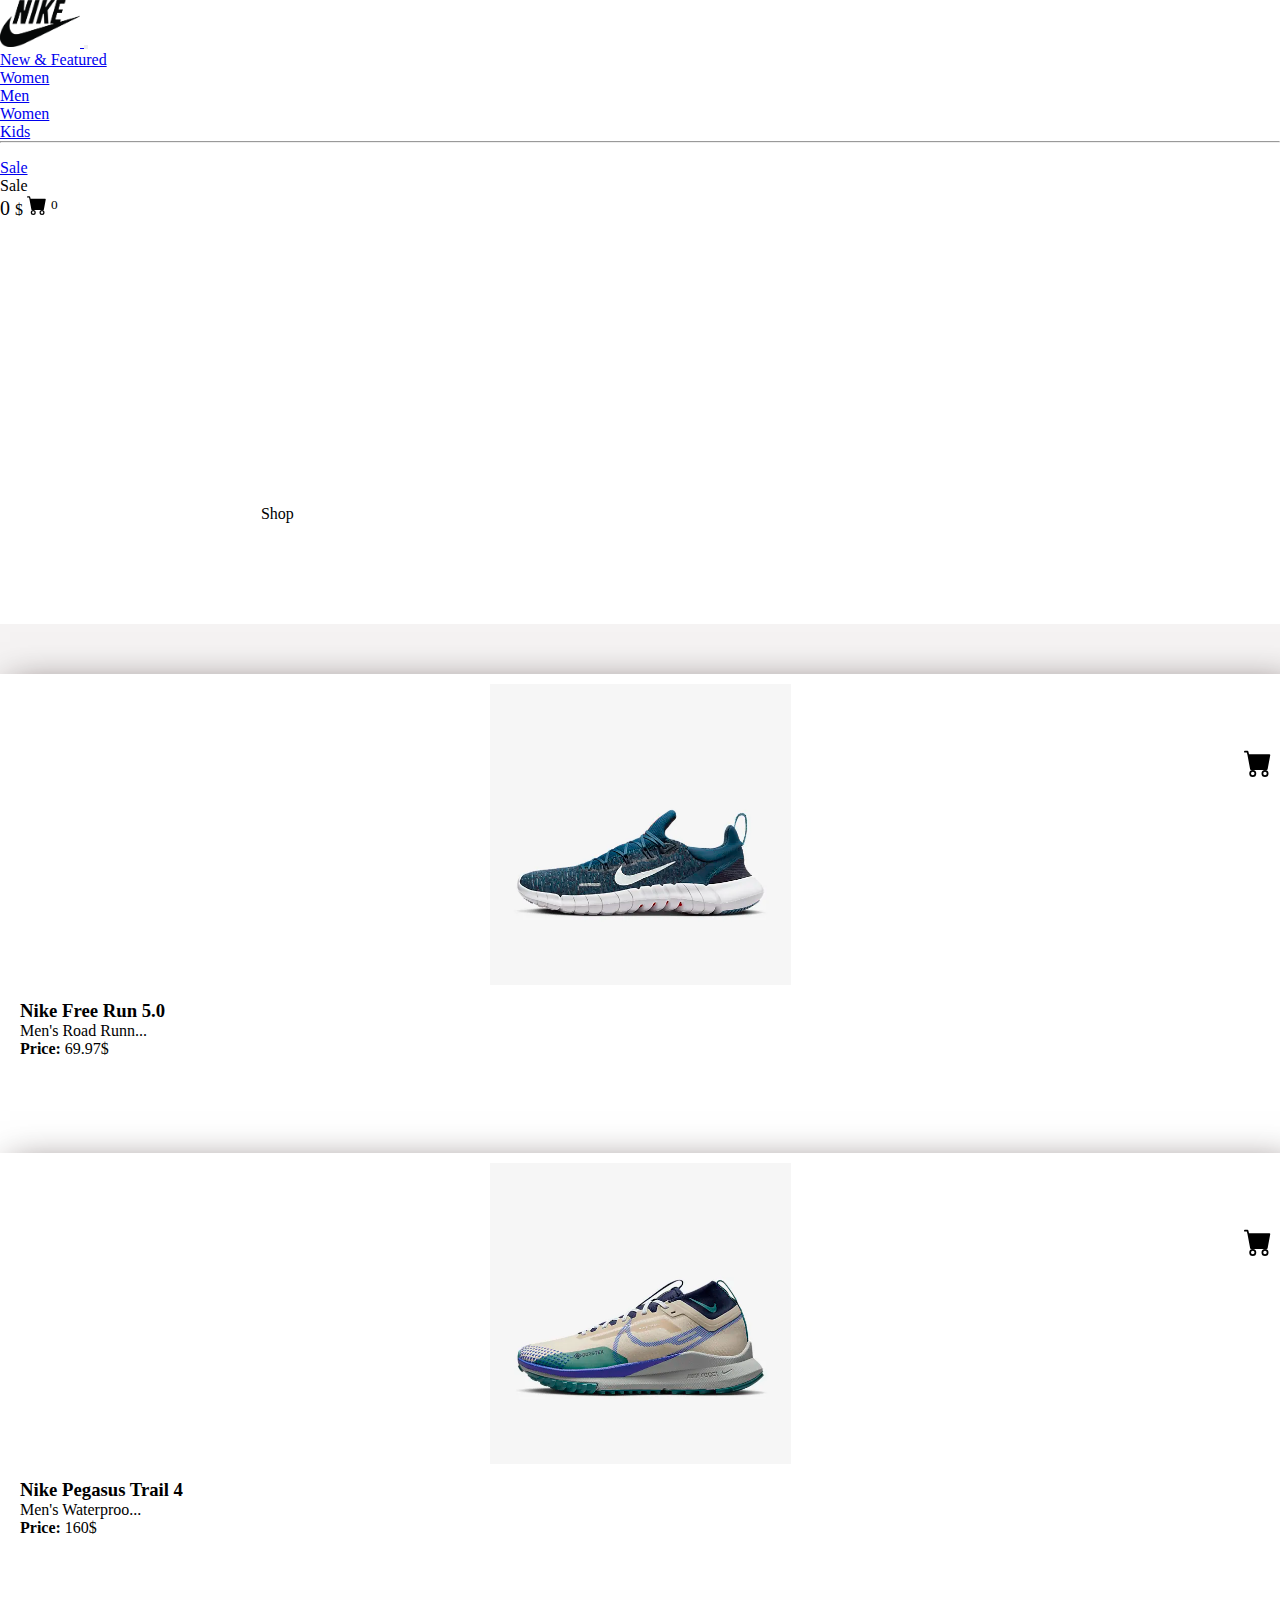
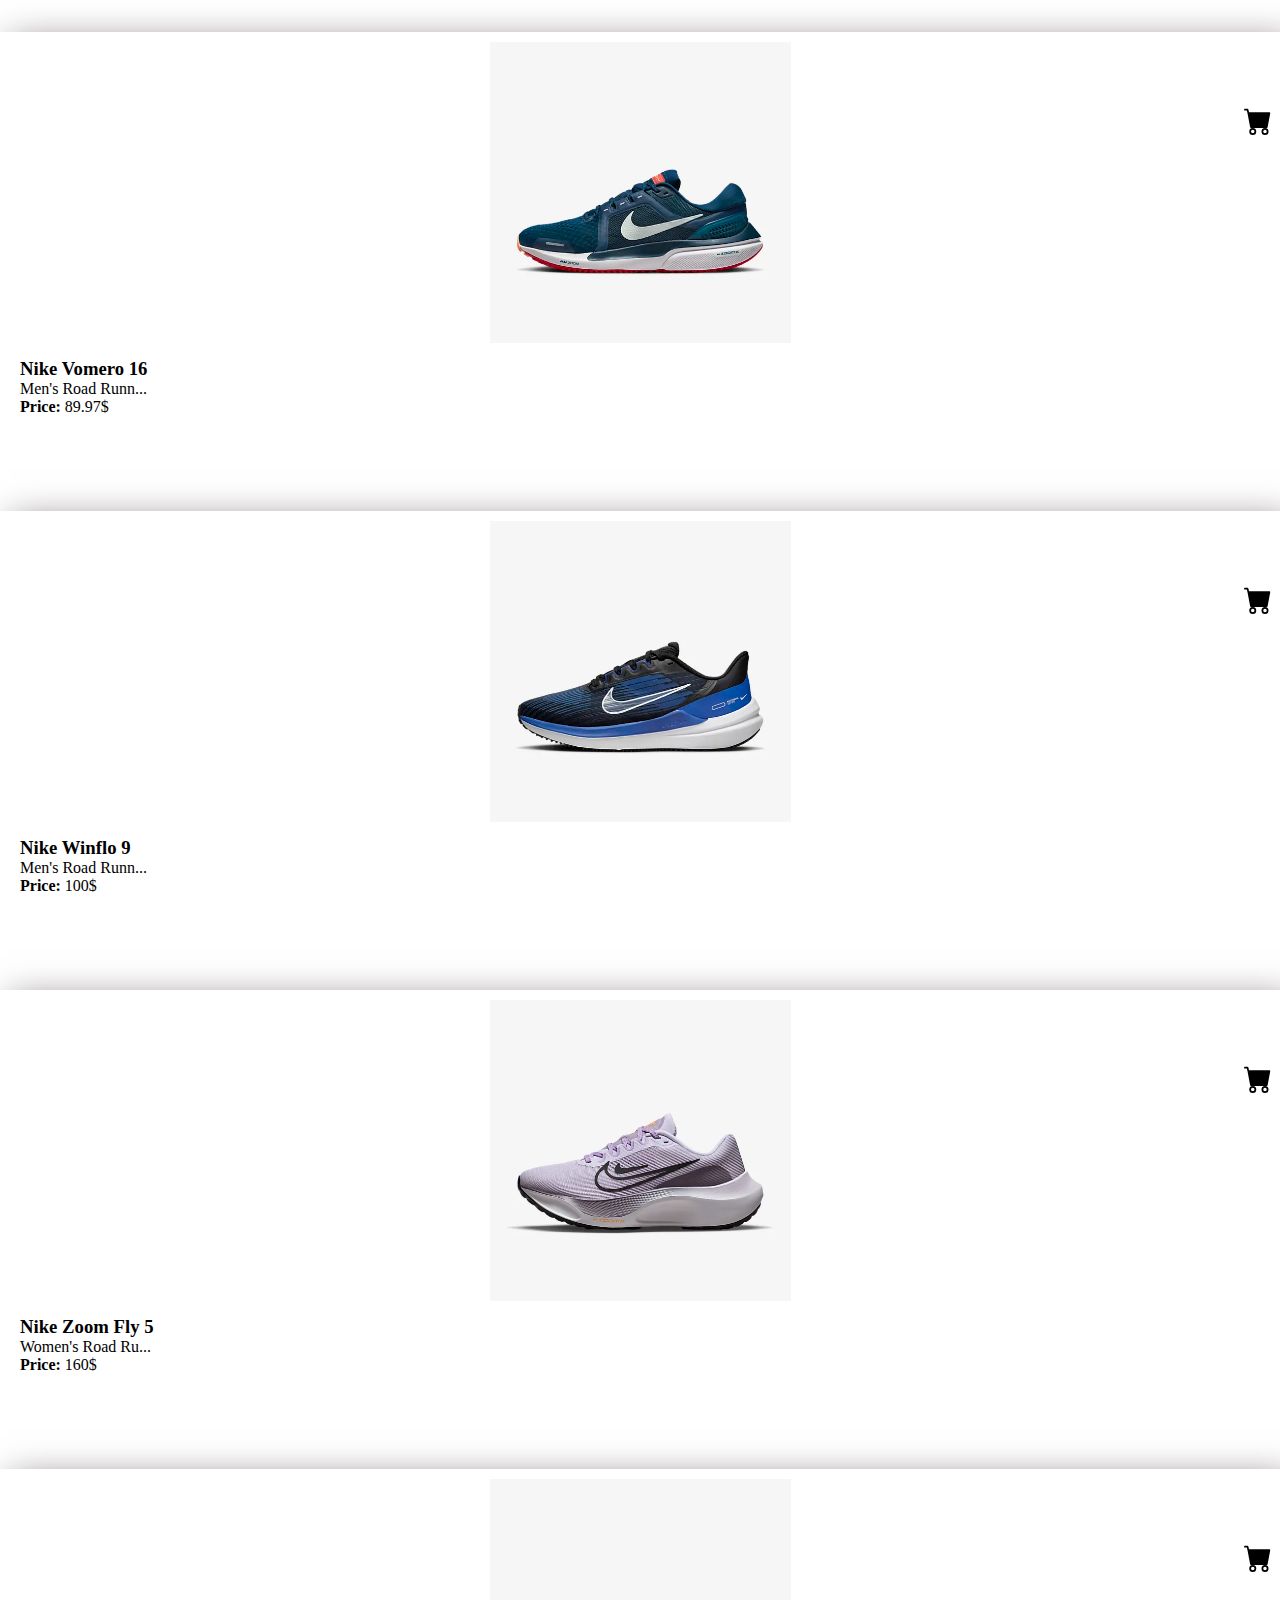
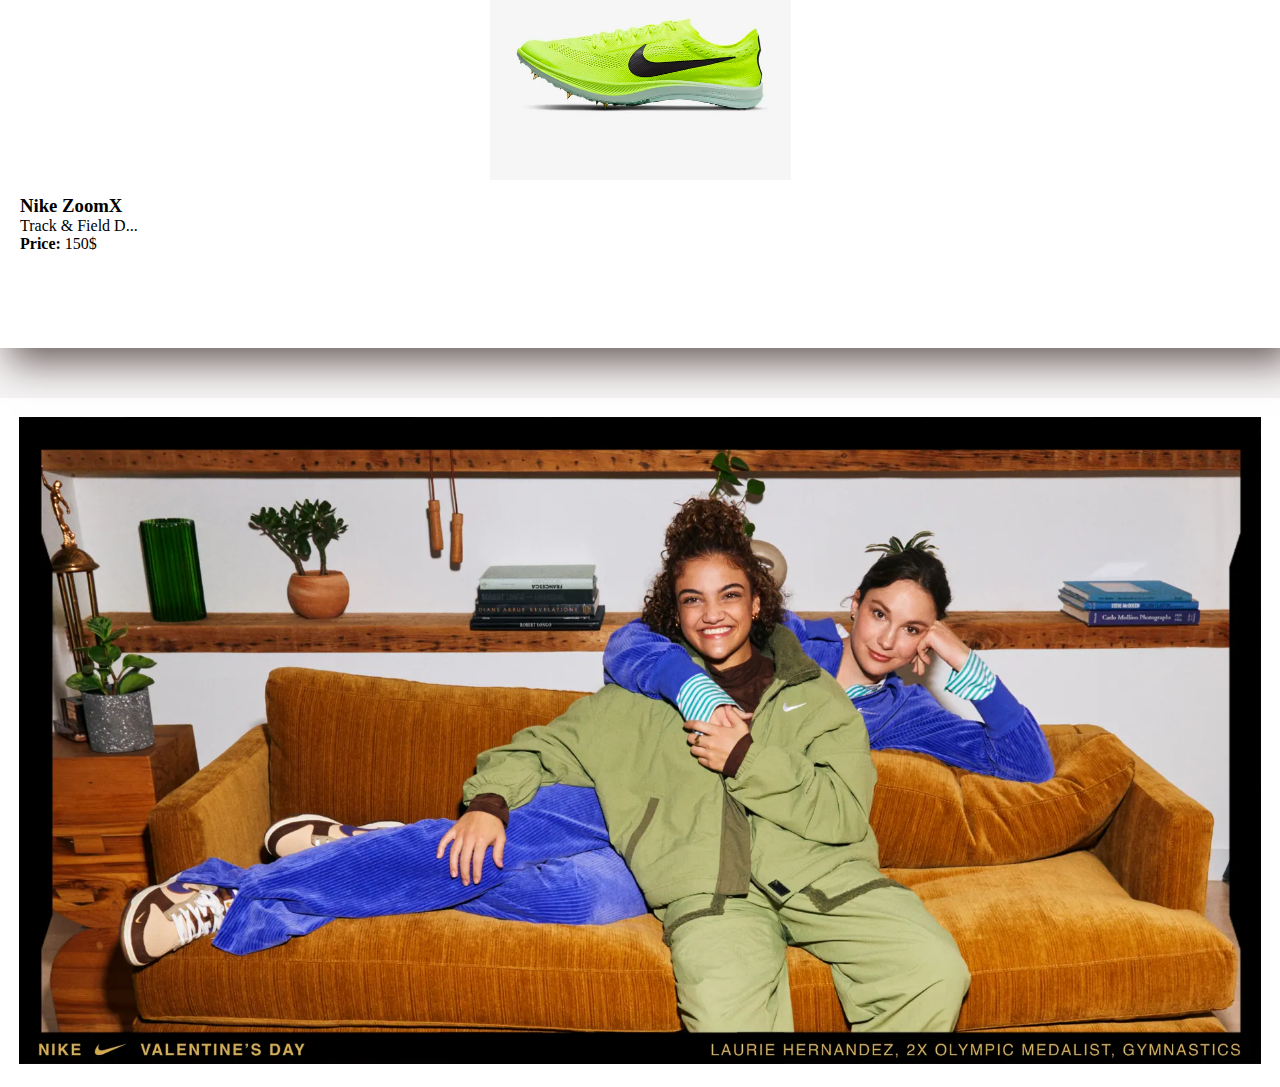
<file: index.html>
<!DOCTYPE html>
<html lang="en">
  <head>
    <meta charset="UTF-8" />
    <meta http-equiv="X-UA-Compatible" content="IE=edge" />
    <meta name="viewport" content="width=device-width, initial-scale=1.0" />
    <link
      href="https://cdn.jsdelivr.net/npm/bootstrap@5.3.0-alpha1/dist/css/bootstrap.min.css"
      rel="stylesheet"
      integrity="sha384-GLhlTQ8iRABdZLl6O3oVMWSktQOp6b7In1Zl3/Jr59b6EGGoI1aFkw7cmDA6j6gD"
      crossorigin="anonymous"
    />
    <link rel="stylesheet" href="./assets/css/style.css" />
    <title>Document</title>
  </head>
  <body>
    <nav class="navbar navbar-expand">
      <div class="container-fluid">
        <a class="nike-brand" href="#">
          <img width="80px" src="./assets/photo/nike logo.png" alt="" />
        </a>
        <button
          class="navbar-toggler"
          type="button"
          data-bs-toggle="collapse"
          data-bs-target="#navbarSupportedContent"
          aria-controls="navbarSupportedContent"
          aria-expanded="false"
          aria-label="Toggle navigation"
        >
          <span class="navbar-toggler-icon"></span>
        </button>
        <div class="collapse navbar-collapse" id="navbarSupportedContent">
          <ul class="navbar-nav me-auto mb-2 mb-lg-0">
            <li class="nav-item d-lg-block d-none">
              <a class="nav-link active" aria-current="page" href="#"
                >New & Featured</a
              >
            </li>
            <li class="nav-item d-lg-block d-none">
              <a class="nav-link" href="#">Women</a>
            </li>
            <li class="nav-item dropdown d-lg-block d-none">
              <a
                class="nav-link dropdown-toggle"
                href="#"
                role="button"
                data-bs-toggle="dropdown"
                aria-expanded="false"
              >
                Men
              </a>
              <ul class="dropdown-menu">
                <li><a class="dropdown-item" href="#">Women</a></li>
                <li><a class="dropdown-item" href="#">Kids</a></li>
                <li>
                  <hr class="dropdown-divider" />
                </li>
                <li><a class="dropdown-item" href="#">Sale</a></li>
              </ul>
            </li>
            <li class="nav-item d-lg-block d-none">
              <a class="nav-link disabled">Sale</a>
            </li>
          </ul>
          <div class="cart me-3 fs-4" style="position: relative">
            <span class="total-price" style="font-size: 20px"> 0 </span>$
            <svg
              id="basket-show"
              xmlns="http://www.w3.org/2000/svg"
              width="20"
              height="20"
              fill="currentColor"
              class="bi bi-cart-fill"
              viewBox="0 0 16 16"
            >
              <path
                d="M0 1.5A.5.5 0 0 1 .5 1H2a.5.5 0 0 1 .485.379L2.89 3H14.5a.5.5 0 0 1 .491.592l-1.5 8A.5.5 0 0 1 13 12H4a.5.5 0 0 1-.491-.408L2.01 3.607 1.61 2H.5a.5.5 0 0 1-.5-.5zM5 12a2 2 0 1 0 0 4 2 2 0 0 0 0-4zm7 0a2 2 0 1 0 0 4 2 2 0 0 0 0-4zm-7 1a1 1 0 1 1 0 2 1 1 0 0 1 0-2zm7 0a1 1 0 1 1 0 2 1 1 0 0 1 0-2z"
              />
            </svg>
            <sup class="basket-count">0</sup>
          </div>
          <div class="shopping-cart-list">
            <ul class="item"></ul>
            <a href="./checkout.html">
              <button
                style="
                  color: black;
                  position: sticky;
                  bottom: 0px;
                  margin-left: 235px;
                "
                class="btn btn-outline-primary"
              >
                View Checkout
              </button>
            </a>
          </div>
         
        </div>
      </div>
    </nav>

    <main>
      <section class="Discountsale d-lg-block d-none">
        <div class="Discount">
          <div class="sale">
            <h4>BECOME A <br> MEMBER</h4>
            <p>Sign up for free. Join the community. </p>

            <a id="shopb" href="./checkout.html ">Shop</a>
          </div>
        </div>
      </section>
      <section id="Products">
        <div class="container">
          <div class="row gy-3">
            <div class="col-lg-3">
              <div class="product" data-id="1">
                <div class="image">
                  <img
                    src="./assets/photo/Nike Free Run 5.0.webp"
                    alt="Galaxy"
                  />
                </div>
                <div class="info-add">
                  <div class="info">
                    <h3 class="title">Nike Free Run 5.0</h3>
                    <p class="text">Men's Road Running Shoes</p>
                    <b>Price: </b><span class="price">69.97</span>$
                  </div>
                  <div class="add mt-3">
                    <a class="carts">
                      <svg
                        xmlns="http://www.w3.org/2000/svg"
                        width="28"
                        height="28"
                        fill="currentColor"
                        class="bi bi-cart-fill"
                        viewBox="0 0 16 16"
                      >
                        <path
                          d="M0 1.5A.5.5 0 0 1 .5 1H2a.5.5 0 0 1 .485.379L2.89 3H14.5a.5.5 0 0 1 .491.592l-1.5 8A.5.5 0 0 1 13 12H4a.5.5 0 0 1-.491-.408L2.01 3.607 1.61 2H.5a.5.5 0 0 1-.5-.5zM5 12a2 2 0 1 0 0 4 2 2 0 0 0 0-4zm7 0a2 2 0 1 0 0 4 2 2 0 0 0 0-4zm-7 1a1 1 0 1 1 0 2 1 1 0 0 1 0-2zm7 0a1 1 0 1 1 0 2 1 1 0 0 1 0-2z"
                        />
                      </svg>
                    </a>
                  </div>
                </div>
              </div>
            </div>

            <div class="col-lg-3">
              <div class="product" data-id="2">
                <div class="image">
                  <img
                    src="./assets/photo/Nike Pegasus Trail 4 GORE-TEX.webp"
                    alt="Galaxy"
                  />
                </div>
                <div class="info-add">
                  <div class="info">
                    <h3 class="title">Nike Pegasus Trail 4</h3>
                    <p class="text">Men's Waterproof Trail Running Shoes</p>
                    <b>Price: </b><span class="price">160</span>$
                  </div>
                  <div class="add mt-3">
                    <a class="carts">
                      <svg
                        xmlns="http://www.w3.org/2000/svg"
                        width="28"
                        height="28"
                        fill="currentColor"
                        class="bi bi-cart-fill"
                        viewBox="0 0 16 16"
                      >
                        <path
                          d="M0 1.5A.5.5 0 0 1 .5 1H2a.5.5 0 0 1 .485.379L2.89 3H14.5a.5.5 0 0 1 .491.592l-1.5 8A.5.5 0 0 1 13 12H4a.5.5 0 0 1-.491-.408L2.01 3.607 1.61 2H.5a.5.5 0 0 1-.5-.5zM5 12a2 2 0 1 0 0 4 2 2 0 0 0 0-4zm7 0a2 2 0 1 0 0 4 2 2 0 0 0 0-4zm-7 1a1 1 0 1 1 0 2 1 1 0 0 1 0-2zm7 0a1 1 0 1 1 0 2 1 1 0 0 1 0-2z"
                        />
                      </svg>
                    </a>
                  </div>
                </div>
              </div>
            </div>
            <div class="col-lg-3">
              <div class="product" data-id="3">
                <div class="image">
                  <img src="./assets/photo/Nike Vomero 16.webp" alt="Galaxy" />
                </div>
                <div class="info-add">
                  <div class="info">
                    <h3 class="title">Nike Vomero 16</h3>
                    <p class="text">Men's Road Running Shoes</p>
                    <b>Price: </b><span class="price">89.97</span>$
                  </div>
                  <div class="add mt-3">
                    <a class="carts">
                      <svg
                        xmlns="http://www.w3.org/2000/svg"
                        width="28"
                        height="28"
                        fill="currentColor"
                        class="bi bi-cart-fill"
                        viewBox="0 0 16 16"
                      >
                        <path
                          d="M0 1.5A.5.5 0 0 1 .5 1H2a.5.5 0 0 1 .485.379L2.89 3H14.5a.5.5 0 0 1 .491.592l-1.5 8A.5.5 0 0 1 13 12H4a.5.5 0 0 1-.491-.408L2.01 3.607 1.61 2H.5a.5.5 0 0 1-.5-.5zM5 12a2 2 0 1 0 0 4 2 2 0 0 0 0-4zm7 0a2 2 0 1 0 0 4 2 2 0 0 0 0-4zm-7 1a1 1 0 1 1 0 2 1 1 0 0 1 0-2zm7 0a1 1 0 1 1 0 2 1 1 0 0 1 0-2z"
                        />
                      </svg>
                    </a>
                  </div>
                </div>
              </div>
            </div>
            <div class="col-lg-3">
              <div class="product" data-id="4">
                <div class="image">
                  <img src="./assets/photo/Nike Winflo 9.webp" alt="Galaxy" />
                </div>
                <div class="info-add">
                  <div class="info">
                    <h3 class="title">Nike Winflo 9</h3>
                    <p class="text">Men's Road Running Shoes</p>
                    <b>Price: </b><span class="price">100</span>$
                  </div>
                  <div class="add mt-3">
                    <a class="carts">
                      <svg
                        xmlns="http://www.w3.org/2000/svg"
                        width="28"
                        height="28"
                        fill="currentColor"
                        class="bi bi-cart-fill"
                        viewBox="0 0 16 16"
                      >
                        <path
                          d="M0 1.5A.5.5 0 0 1 .5 1H2a.5.5 0 0 1 .485.379L2.89 3H14.5a.5.5 0 0 1 .491.592l-1.5 8A.5.5 0 0 1 13 12H4a.5.5 0 0 1-.491-.408L2.01 3.607 1.61 2H.5a.5.5 0 0 1-.5-.5zM5 12a2 2 0 1 0 0 4 2 2 0 0 0 0-4zm7 0a2 2 0 1 0 0 4 2 2 0 0 0 0-4zm-7 1a1 1 0 1 1 0 2 1 1 0 0 1 0-2zm7 0a1 1 0 1 1 0 2 1 1 0 0 1 0-2z"
                        />
                      </svg>
                    </a>
                  </div>
                </div>
              </div>
            </div>
            <div class="col-lg-3">
              <div class="product" data-id="5">
                <div class="image">
                  <img src="./assets/photo/nike zoom fly 5.webp" alt="Galaxy" />
                </div>
                <div class="info-add">
                  <div class="info">
                    <h3 class="title">Nike Zoom Fly 5</h3>
                    <p class="text">Women's Road Running Shoes</p>
                    <b>Price: </b><span class="price">160</span>$
                  </div>
                  <div class="add mt-3">
                    <a class="carts">
                      <svg
                        xmlns="http://www.w3.org/2000/svg"
                        width="28"
                        height="28"
                        fill="currentColor"
                        class="bi bi-cart-fill"
                        viewBox="0 0 16 16"
                      >
                        <path
                          d="M0 1.5A.5.5 0 0 1 .5 1H2a.5.5 0 0 1 .485.379L2.89 3H14.5a.5.5 0 0 1 .491.592l-1.5 8A.5.5 0 0 1 13 12H4a.5.5 0 0 1-.491-.408L2.01 3.607 1.61 2H.5a.5.5 0 0 1-.5-.5zM5 12a2 2 0 1 0 0 4 2 2 0 0 0 0-4zm7 0a2 2 0 1 0 0 4 2 2 0 0 0 0-4zm-7 1a1 1 0 1 1 0 2 1 1 0 0 1 0-2zm7 0a1 1 0 1 1 0 2 1 1 0 0 1 0-2z"
                        />
                      </svg>
                    </a>
                  </div>
                </div>
              </div>
            </div>
            <div class="col-lg-3">
              <div class="product" data-id="6">
                <div class="image">
                  <img
                    src="./assets/photo/Nike ZoomX Dragonfly.webp"
                    alt="Galaxy"
                  />
                </div>
                <div class="info-add">
                  <div class="info">
                    <h3 class="title">Nike ZoomX</h3>
                    <p class="text">Track & Field Distance Spikes</p>
                    <b>Price: </b><span class="price">150</span>$
                  </div>
                  <div class="add mt-3">
                    <a class="carts">
                      <svg
                        xmlns="http://www.w3.org/2000/svg"
                        width="28"
                        height="28"
                        fill="currentColor"
                        class="bi bi-cart-fill"
                        viewBox="0 0 16 16"
                      >
                        <path
                          d="M0 1.5A.5.5 0 0 1 .5 1H2a.5.5 0 0 1 .485.379L2.89 3H14.5a.5.5 0 0 1 .491.592l-1.5 8A.5.5 0 0 1 13 12H4a.5.5 0 0 1-.491-.408L2.01 3.607 1.61 2H.5a.5.5 0 0 1-.5-.5zM5 12a2 2 0 1 0 0 4 2 2 0 0 0 0-4zm7 0a2 2 0 1 0 0 4 2 2 0 0 0 0-4zm-7 1a1 1 0 1 1 0 2 1 1 0 0 1 0-2zm7 0a1 1 0 1 1 0 2 1 1 0 0 1 0-2z"
                        />
                      </svg>
                    </a>
                  </div>
                </div>
              </div>
            </div>
          </div>
        </div>
      </section>
      <section id="Valentinaday">
        <div class="col-12">
          <div class="image" style="padding: 19px">
            <img
              width="100%"
              src="./assets/photo/valentine's day.webp"
              alt=""
            />
          </div>
        </div>
      </section>
    </main>
    <script src="./assets/js/script.js"></script>
  </body>
</html>
</file>
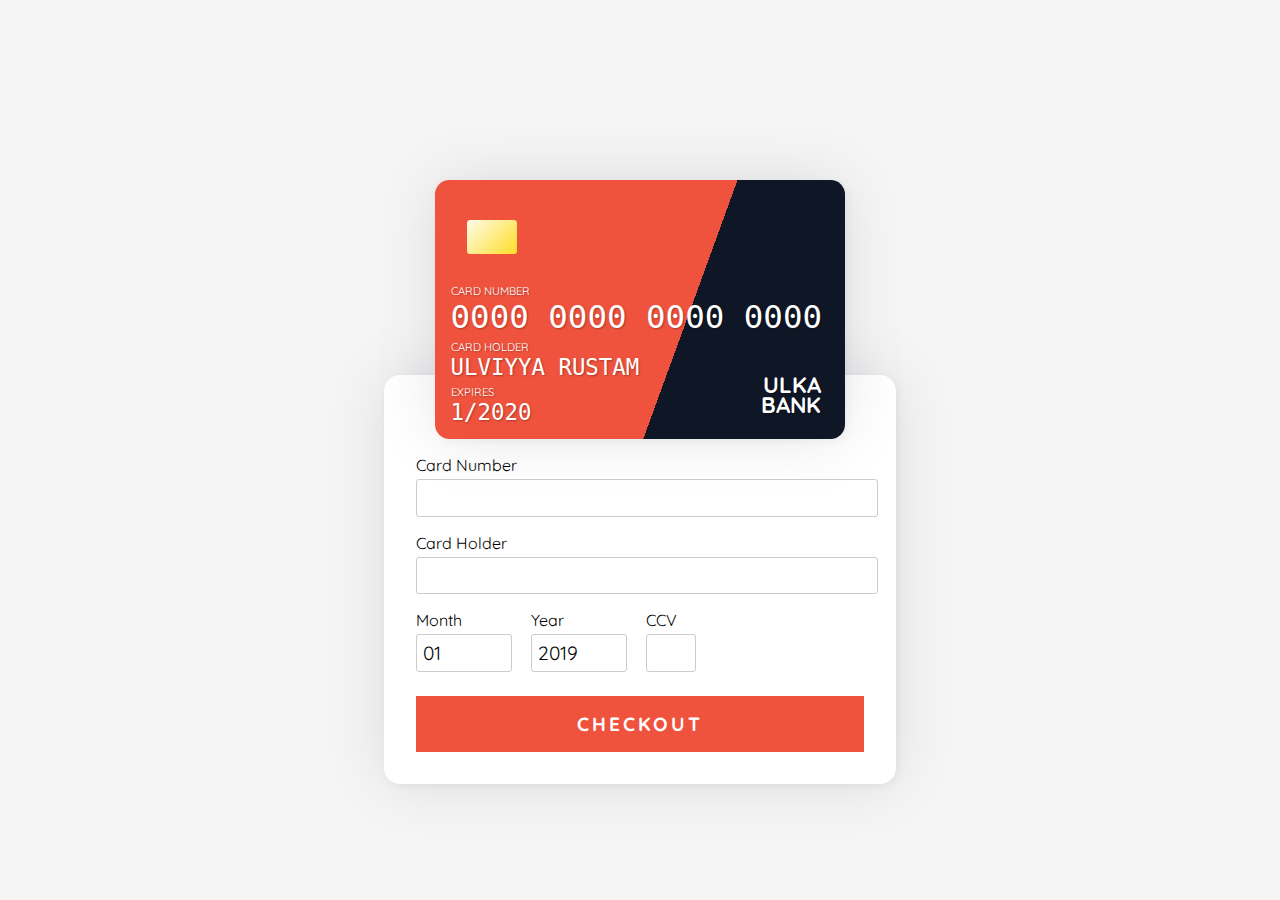
<file: buy.html>
<!DOCTYPE html>
<html lang="en">
  <head>
    <meta charset="UTF-8" />
    <meta http-equiv="X-UA-Compatible" content="IE=edge" />
    <meta name="viewport" content="width=device-width, initial-scale=1.0" />
    <link rel="stylesheet" href="./buy/css/buy.css" />
    <title>Document</title>
  </head>
  <body>
    <div class="Checkout">
      <div class="Card">
        <div class="front">
          <div class="card-chip"></div>
          <div class="card-logo">ULKA<br />BANK</div>
          <div class="card-number">
            <labbel>Card Number</labbel>
            <div class="mono">0000 0000 0000 0000</div>
          </div>
          <div class="card-holder">
            <label>Card Holder</label>
            <div class="mono">Ulviyya Rustam</div>
          </div>
          <div class="card-date">
            <label>Expires</label>
            <div class="mono">1/2020</div>
          </div>
        </div>
        <div class="back">
          <div class="card-strip"></div>
          <div class="card-logo-back">ULKA<br />BANK</div>
          <div class="card-code">
            <label>CCV</label>
            <div class="mono">123</div>
          </div>
        </div>
      </div>
      <div class="Form">
        <form onsubmit="return false">
          <div class="Input">
            <label>Card Number</label><input id="number" type="number" />
          </div>
          <div class="Input">
            <label>Card Holder</label><input id="holder" type="text" />
          </div>
          <div class="row">
            <div class="Input">
              <label>Month</label
              ><select id="month">
                <option value="01">01</option>
                <option value="02">02</option>
                <option value="03">03</option>
                <option value="04">04</option>
                <option value="05">05</option>
                <option value="06">06</option>
                <option value="07">07</option>
                <option value="08">08</option>
                <option value="09">09</option>
                <option value="10">10</option>
                <option value="11">11</option>
                <option value="12">12</option>
              </select>
            </div>
            <div class="Input">
              <label>Year</label
              ><select id="year">
                <option value="2019">2019</option>
                <option value="2020">2020</option>
                <option value="2021">2021</option>
                <option value="2022">2022</option>
                <option value="2023">2023</option>
                <option value="2024">2024</option>
                <option value="2025">2025</option>
              </select>
            </div>
            <div class="Input">
              <label>CCV</label><input id="ccv" type="number" />
            </div>
          </div>
          <button>Checkout</button>
        </form>
      </div>
    </div>
    <script
      src="https://code.jquery.com/jquery-3.6.3.min.js"
      integrity="sha256-pvPw+upLPUjgMXY0G+8O0xUf+/Im1MZjXxxgOcBQBXU="
      crossorigin="anonymous"
    ></script>
    <script src="./buy/js/buy.js"></script>
  </body>
</html>
</file>
<file: assets/css/style.css>
* {
  margin: 0;
  padding: 0;
  -webkit-box-sizing: border-box;
  box-sizing: border-box;
}

.Discount {
  background-image: url("https://static.nike.com/a/images/f_auto/dpr_1.0,cs_srgb/w_1824,c_limit/5e4a0ef7-a2c9-483a-8e5b-45d8277db19d/nike-just-do-it.jpg");
  border-radius: 31px;
  height: 350px;
  display: flex;
  justify-content: center;
  align-items: center;
  text-align: center;
  margin: 27px;
  word-spacing: 4px;
position: relative;
}

.sale {
  color: white;
  position: absolute;
  left: 69px;
}

.sale h4 {
  font-weight: 700;
  font-size: 73px;
  letter-spacing: -4px;
  font-family: 'Lucida Sans', 'Lucida Sans Regular', 'Lucida Grande', 'Lucida Sans Unicode', Geneva, Verdana, sans-serif;


}

#shopb {
  cursor: pointer;
  padding: 6px 47px;
  line-height: 90px;
  text-decoration: none;
  border: 2px solid white;
  border-radius: 20px;
  background-color: white;
  color: black;
}


.navbar {
  background-color: white;
  color: black;
  position: sticky;
  top: 0px;
  z-index: 1;
}

.navbar .nike-brand a {
  width: 100%;
}

#Products {
  padding: 50px 0;
  background-color: #f5f3f3;
}

#Products .product {
  padding: 10px 20px;
  box-shadow: 11px 13px 36px 1px rgba(25, 2, 2, 0.62);
  position: relative;
  background-color: white;
  height: 479px;
}

#Products .product .image {
  margin-bottom: 15px;
  display: -webkit-box;
  display: -ms-flexbox;
  display: flex;
  -webkit-box-pack: center;
  -ms-flex-pack: center;
  justify-content: center;
}

#Products .product .image img {
  width: 301px;
  height: 301px;
  -o-object-fit: contain;
  object-fit: contain;
}

#Products .product .add a {
  position: absolute;
  top: 75px;
  right: 8px;
  border: 1px;
  cursor: pointer;
}

#Products .product .add a:hover {
  color: green;
}

nav .shopping-cart-list {
  width: 394px;
  height: 250px;
  visibility: hidden;
  opacity: 0;
  background-color: #f5f3f3;
  overflow-y: scroll;
  position: absolute;
  right: 105px;
  top: 55px;
  z-index: 1;
}

nav .shopping-cart-list.active {
  visibility: visible;
  opacity: 1;
}

li .image {
  width: 150px;
  height: 120px;
}

li .image img {
  width: 100%;
  height: 100%;
  object-fit: contain;
}

li .xbtn {
  position: absolute;
  right: 12px;
  font-size: 13px;
  cursor: pointer;
}
</file>
<file: buy/css/buy.css>
@import url("https://fonts.googleapis.com/css?family=PT+Mono|Quicksand:400,700&display=swap");
body,
html {
  margin: 0;
  display: flex;
  justify-content: center;
  align-items: center;
  height: 100%;
  background: #f5f5f5;
  font-family: "Quicksand", sans-serif;
}

.Checkout {
  display: flex;
  flex-direction: column;
  align-items: center;
}

.Card {
  width: 25.68rem;
  height: 16.194rem;
  border-radius: 0.9rem;
  background: linear-gradient(110deg, #ef533d 60%, #0f1626 60%);
  font-size: 0.7em;
  text-transform: uppercase;
  color: white;
  position: relative;
  box-shadow: 2px 2px 8px 0 rgba(15, 22, 38, 0.05), 0 0 64px 0 rgba(15, 22, 38, 0.1);
  text-shadow: 1px 1px 2px rgba(0, 0, 0, 0.3);
  transition: transform 0.4s ease-in-out;
  transform: translate(0, 4rem);
}
.Card .card-chip {
  width: 4.5em;
  height: 3em;
  position: absolute;
  top: 2.5rem;
  left: 2rem;
  border-radius: 0.3em;
  background: linear-gradient(135deg, #fefcea, gold 120%);
}
.Card .card-logo {
  position: absolute;
  bottom: 1.5rem;
  right: 1.5rem;
  font-size: 2em;
  font-weight: 700;
  line-height: 0.9em;
  text-align: right;
}
.Card .card-number {
  position: absolute;
  top: 6.5rem;
  left: 1rem;
}
.Card .card-number div {
  font-size: 2.9em;
}
.Card .card-holder {
  position: absolute;
  top: 10rem;
  left: 1rem;
}
.Card .card-date {
  position: absolute;
  top: 12.8rem;
  left: 1rem;
}
.Card .card-strip {
  background: black;
  width: 100%;
  height: 5em;
  position: absolute;
  top: 4em;
}
.Card .card-logo-back {
  position: absolute;
  top: 12rem;
  right: 1.5rem;
  font-size: 2em;
  font-weight: 700;
  line-height: 0.9em;
  text-align: right;
}
.Card .card-code {
  position: absolute;
  top: 12rem;
  left: 1rem;
}
.Card .mono {
  font-family: "PT Mono", monospace;
  font-size: 2em;
}
.Card .front,
.Card .back {
  transition: opacity 0s linear 0.2s, transform 0s linear 0.2s;
}
.Card .back {
  opacity: 0;
}
.Card:hover {
  transform: translate(0, 4rem) scale(-1, 1);
}
.Card:hover .front {
  opacity: 0;
}
.Card:hover .back {
  opacity: 1;
  transform: scale(-1, 1);
}

.Form {
  background: white;
  box-shadow: 2px 2px 8px 0 rgba(15, 22, 38, 0.05), 0 0 64px 0 rgba(15, 22, 38, 0.1);
  padding: 4rem 2rem 2rem 2rem;
  width: 28rem;
  border-radius: 1rem;
}
.Form .Input {
  margin-top: 1rem;
}
.Form .Input label {
  display: block;
  margin-bottom: 0.25rem;
}
.Form .Input input {
  outline: none;
}
.Form .Input input[type=text], .Form .Input input[type=number] {
  font-family: inherit;
  font-size: 1.2em;
  padding: 0.3em;
  border: #ccc 1px solid;
  border-radius: 3px;
  width: 28rem;
}
.Form .Input input[type=text]::-webkit-inner-spin-button, .Form .Input input[type=text]::-webkit-outer-spin-button, .Form .Input input[type=number]::-webkit-inner-spin-button, .Form .Input input[type=number]::-webkit-outer-spin-button {
  -webkit-appearance: none;
  margin: 0;
}
.Form .Input select {
  -webkit-appearance: none;
  -moz-appearance: none;
       appearance: none;
  padding: 0;
  border: none;
  outline: none !important;
  top: 6px;
  left: 6px;
  background: none;
  font-family: inherit;
  font-size: 1.2em;
  padding: 0.3em;
  border: #ccc 1px solid;
  border-radius: 3px;
  min-width: 5em;
  margin-right: 1em;
}
.Form .row {
  display: flex;
  width: 100%;
}
.Form .row input {
  width: 1.9em !important;
  align-self: flex-end;
}
.Form button {
  width: 100%;
  background: #ef533d;
  border: 0;
  color: white;
  font-family: inherit;
  font-weight: 700;
  margin: 1.5rem 0 0 0;
  padding: 1rem 0;
  font-size: 1.2em;
  text-transform: uppercase;
  letter-spacing: 0.15em;
  cursor: pointer;
  transition: background 0.2s ease-in-out;
}
.Form button:hover {
  background: #0f1626;
}/*# sourceMappingURL=buy.css.map */
</file>
